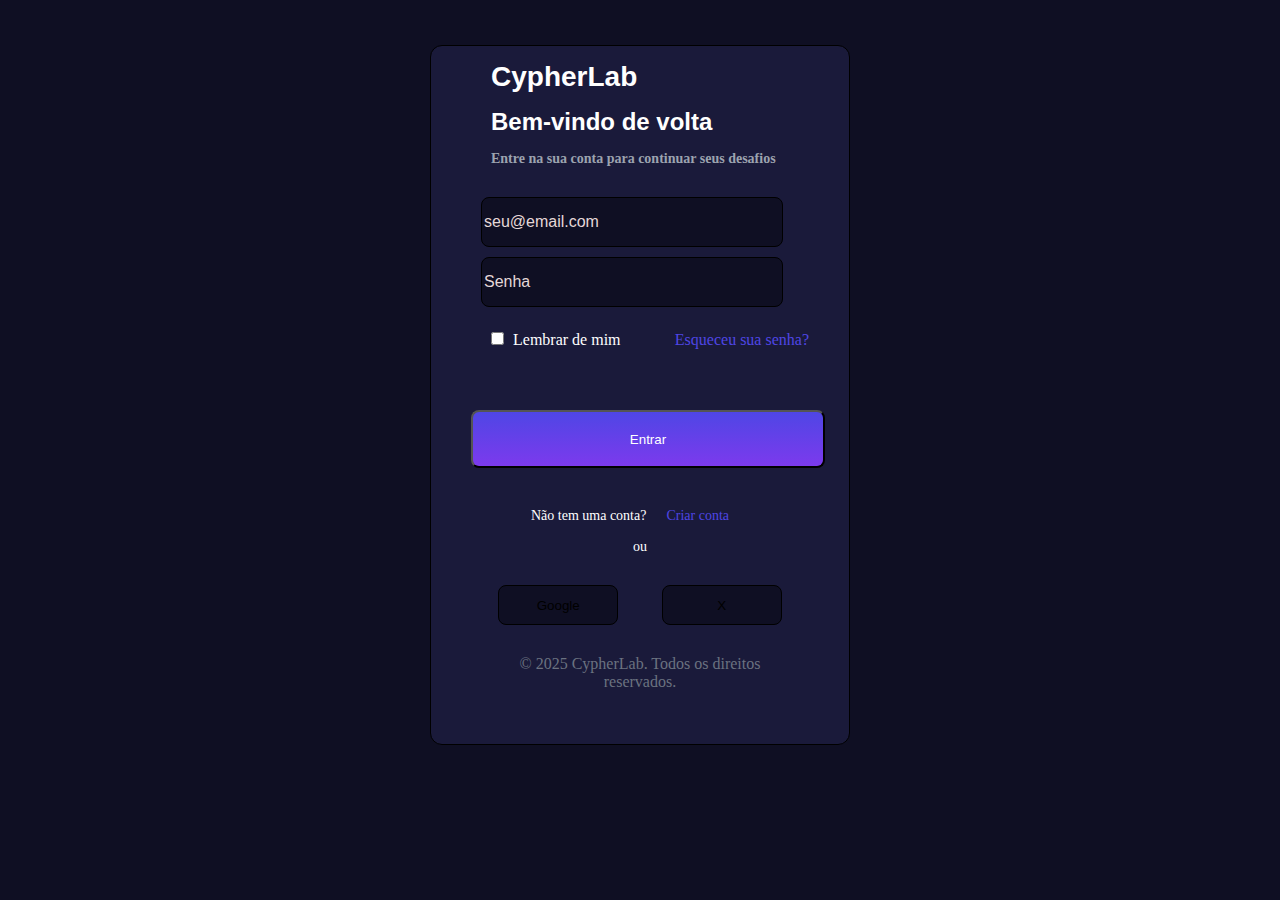
<file: index.html>
<!DOCTYPE html>
<html lang="pt-br">
<head>
    <meta charset="UTF-8">
    <meta name="viewport" content="width=device-width, initial-scale=1.0">
    <title>CypherLab</title>
    <link rel="stylesheet" href="styles.css">
</head>
<body>
    <main class="login-container">
        <form>
            <div class="head-box">
                <h1>CypherLab</h1>
                <h3>Bem-vindo de volta</h3>
                <h6>Entre na sua conta para continuar seus desafios</h6 >
            </div>

            <div class="input-box">
                <input placeholder = "seu@email.com" type="email" id="email">
            </div>

            <div class="input-box">
                <input placeholder="Senha" type="password" id="senha">
            </div>

            <div class="remember-forgot">
                <label>
                    <input type="checkbox">
                    Lembrar de mim
                </label>
                <a href="#">Esqueceu sua senha?</a>
            </div>

            <button class="login" type="submit">Entrar</button>
            <div class="register-link">

                <p>Não tem uma conta?<a href="#">Criar conta</a></p>
                <p>ou</p>
                <button type="submit">Google</button>
                <button type="submit">X</button>
            </div>
            <div class="version">
                <p>© 2025 CypherLab. Todos os direitos reservados.</p>
            </div>
        </form>
    </main>
</body>
</html>
</file>
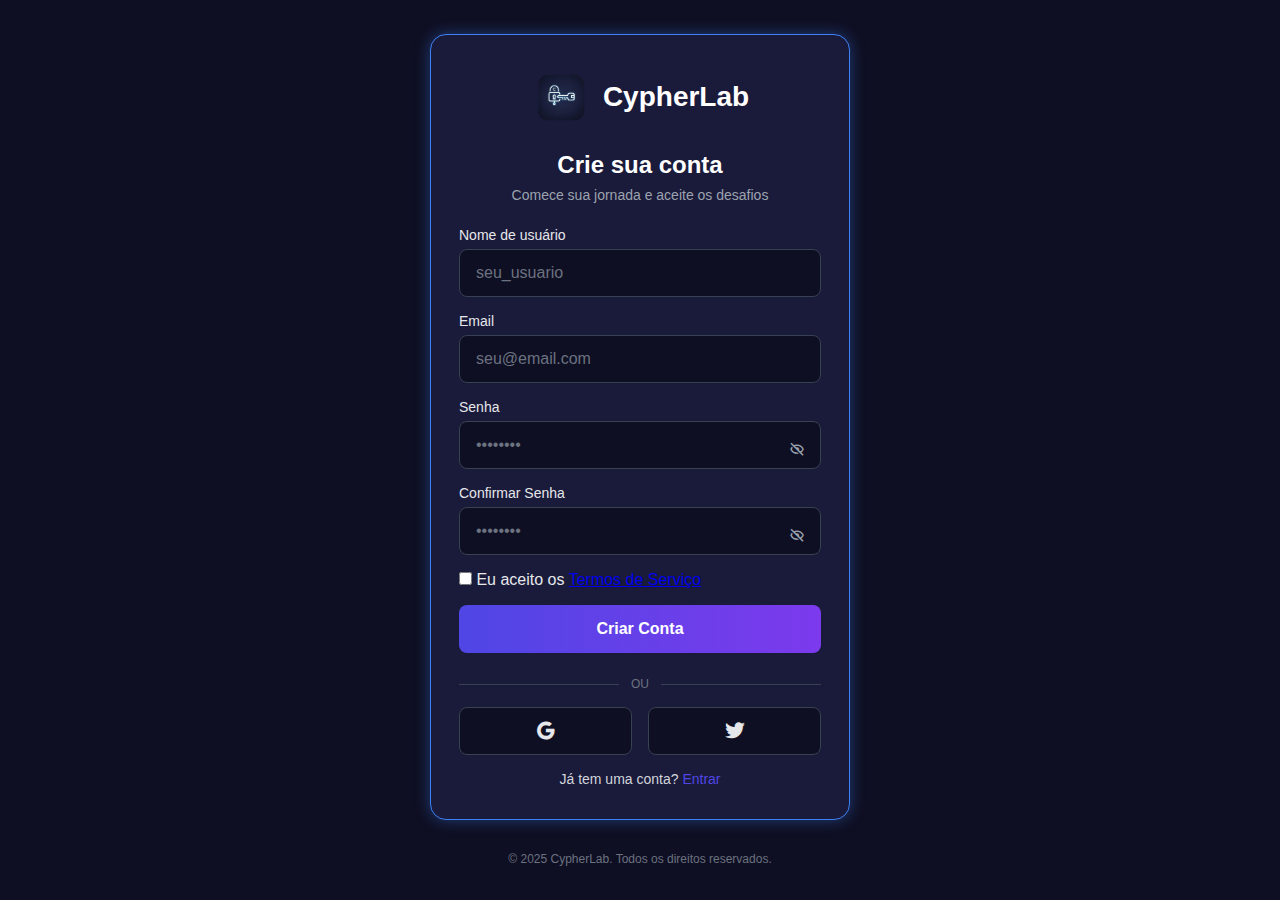
<file: cadastro.html>
<!DOCTYPE html>
<html lang="pt-BR">
<head>
    <meta charset="UTF-8">
    <meta name="viewport" content="width=device-width, initial-scale=1.0">
    <title>CypherLab - Cadastro</title>
    <link rel="stylesheet" href="style.css">
    <link href='https://unpkg.com/boxicons@2.1.4/css/boxicons.min.css' rel='stylesheet'>
</head>
<body>

    <div class="login-container">
        <header class="head-box">
            <div class="logo">
                <img src="app-icon.png" alt="CypherLab Icon"> <h1>CypherLab</h1>
            </div>
            <h2>Crie sua conta</h2>
            <p class="subtitle">Comece sua jornada e aceite os desafios</p>
        </header>

        <form action="#">
            <div class="input-box">
                <label for="username">Nome de usuário</label>
                <input type="text" id="username" placeholder="seu_usuario" required>
            </div>

            <div class="input-box">
                <label for="email">Email</label>
                <input type="email" id="email" placeholder="seu@email.com" required>
            </div>

            <div class="input-box">
                <label for="password">Senha</label>
                <input type="password" id="password" placeholder="••••••••" required>
                <i class='bx bx-hide eye-icon'></i>
            </div>

            <div class="input-box">
                <label for="confirm-password">Confirmar Senha</label>
                <input type="password" id="confirm-password" placeholder="••••••••" required>
                <i class='bx bx-hide eye-icon'></i>
            </div>

            <div class="terms-box">
                <label>
                    <input type="checkbox" required> Eu aceito os <a href="#">Termos de Serviço</a>
                </label>
            </div>

            <button type="submit" class="btn-login"><a href="login.html"></a>Criar Conta</button>
        </form>

        <div class="login-footer">
            <div class="divider">
                <span>OU</span>
            </div>
            
            <div class="social-buttons">
                <button class="btn-social">
                    <i class='bx bxl-google'></i>
                </button>
                <button class="btn-social">
                    <i class='bx bxl-twitter'></i>
                </button>
            </div>

            <div class="signup-link">
                <p>Já tem uma conta? <a href="index.html">Entrar</a></p>
            </div>
        </div>
    </div>

    <footer class="page-footer">
        <p>© 2025 CypherLab. Todos os direitos reservados.</p>
    </footer>

    <script src="script.js"></script>

</body>
</html>
</file>
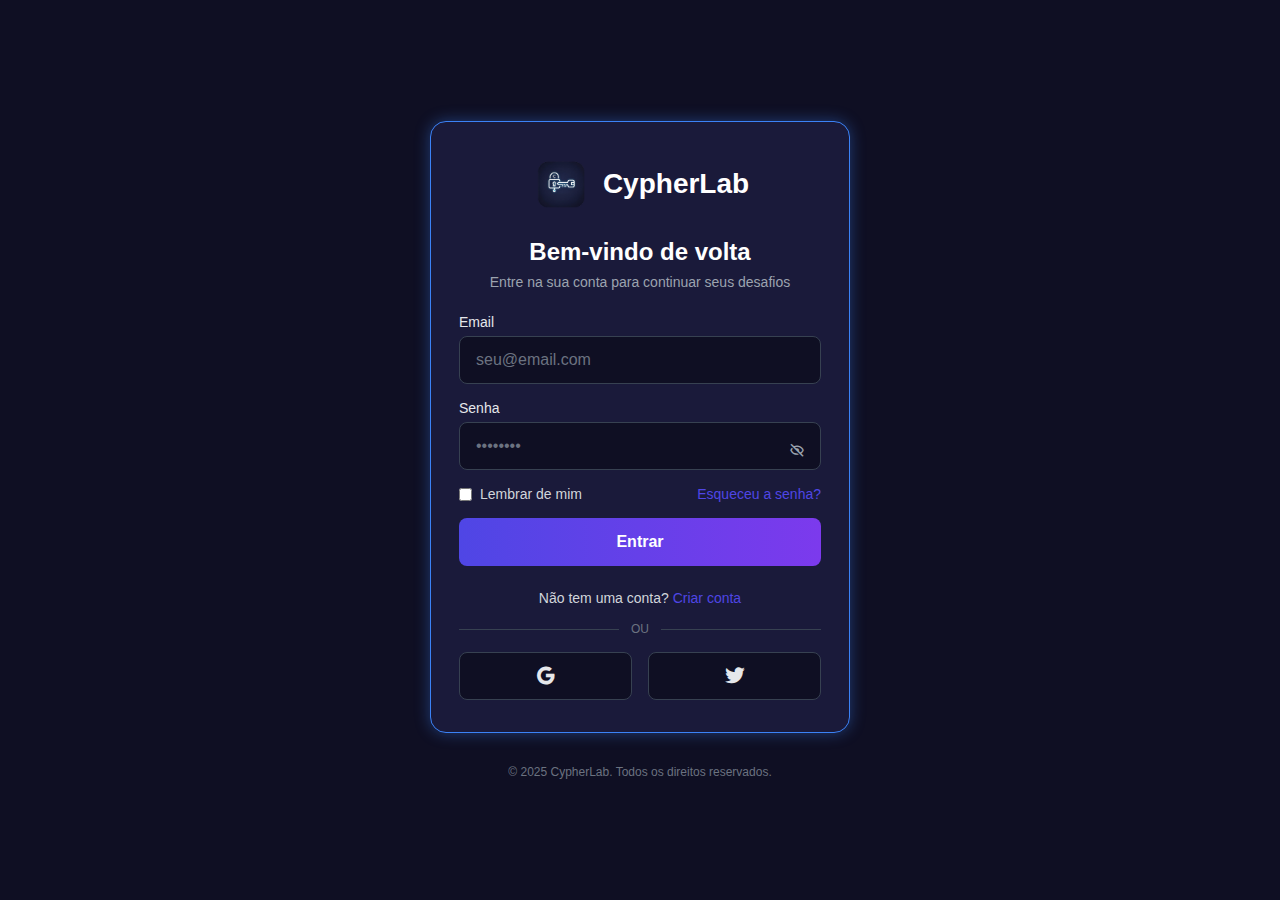
<file: login.html>
<!DOCTYPE html>
<html lang="pt-BR">
<head>
    <meta charset="UTF-8">
    <meta name="viewport" content="width=device-width, initial-scale=1.0">
    <title>CypherLab - Login</title>
    <link rel="stylesheet" href="style.css">
    <link href='https://unpkg.com/boxicons@2.1.4/css/boxicons.min.css' rel='stylesheet'>
</head>
<body>

    <div class="login-container">
        <header class="head-box">
            <div class="logo">
                <img src="app-icon.png" alt="CypherLab Icon">
                <h1>CypherLab</h1>
            </div>
            <h2>Bem-vindo de volta</h2>
            <p class="subtitle">Entre na sua conta para continuar seus desafios</p>
        </header>

        <form action="#">
            <div class="input-box">
                <label for="email">Email</label>
                <input type="email" id="email" placeholder="seu@email.com" required>
            </div>

            <div class="input-box">
                <label for="password">Senha</label>
                <input type="password" id="password" placeholder="••••••••" required>
                <i class='bx bx-hide eye-icon'></i>
            </div>

            <div class="remember-forgot">
                <label>
                    <input type="checkbox"> Lembrar de mim
                </label>
                <a href="#">Esqueceu a senha?</a>
            </div>

            <button type="submit" class="btn-login">Entrar</button>
        </form>

        <div class="login-footer">
            <div class="signup-link">
                <p>Não tem uma conta? <a href="cadastro.html">Criar conta</a></p>
            </div>

            <div class="divider">
                <span>OU</span>
            </div>
            
            <div class="social-buttons">
                <button class="btn-social">
                    <i class='bx bxl-google'></i>
                </button>
                <button class="btn-social">
                    <i class='bx bxl-twitter'></i>
                </button>
            </div>
        </div>
    </div>

    <footer class="page-footer">
        <p>© 2025 CypherLab. Todos os direitos reservados.</p>
    </footer>

    <script src="script.js"></script>

</body>
</html>
</file>
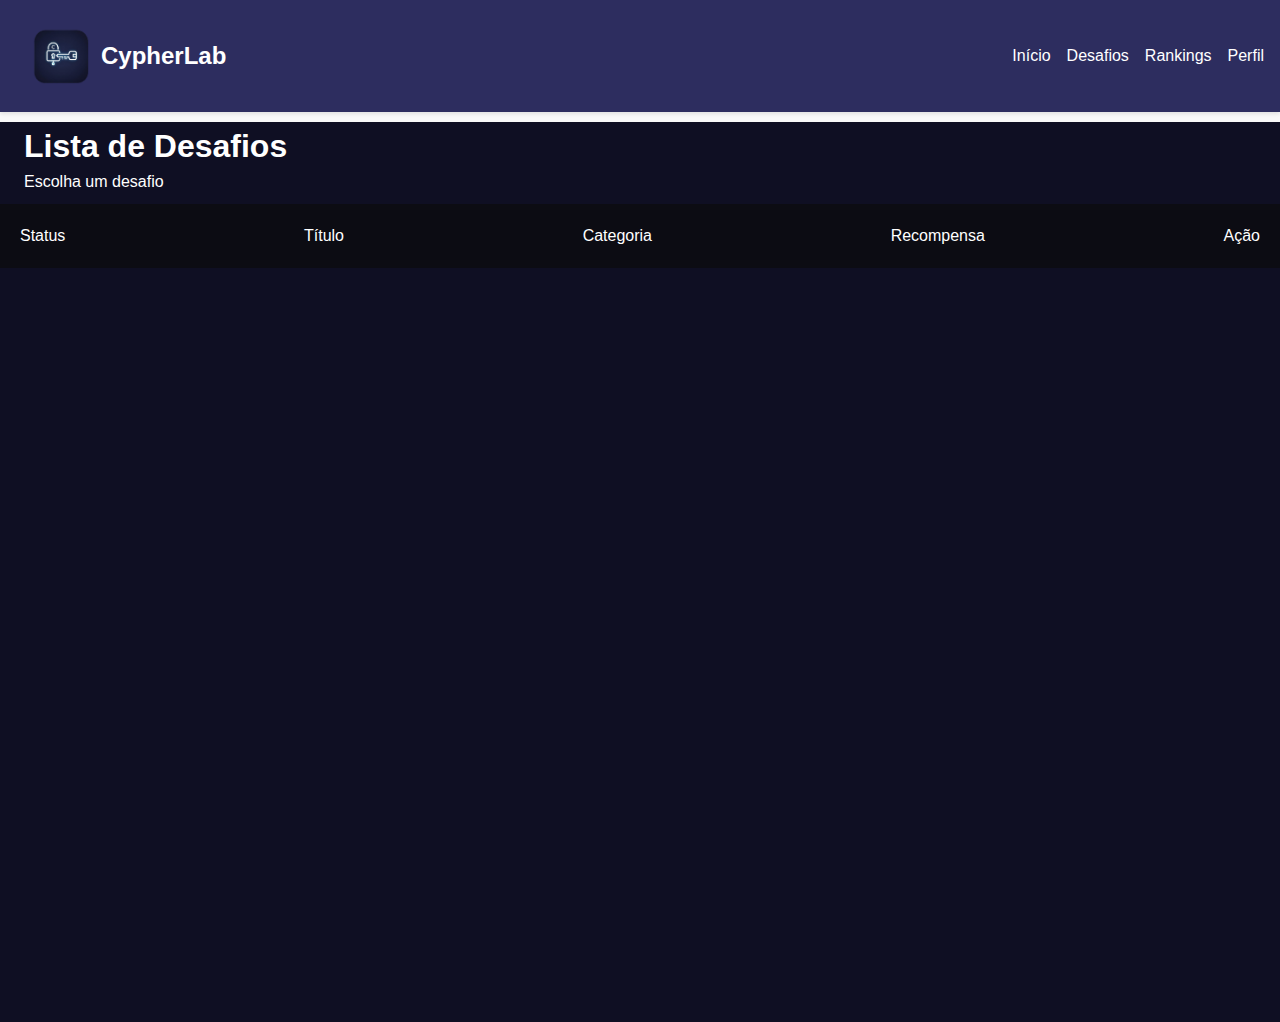
<file: pages/challengesList.html>
<!DOCTYPE html>
<html lang="pt-br">
<head>
    <meta charset="UTF-8">
    <meta name="viewport" content="width=device-width, initial-scale=1.0">
    <title>Document</title>
    <link rel="stylesheet" href="../assets/css/main.css">
    <link rel="stylesheet" href="../assets/css/components/header.css">
    <link rel="stylesheet" href="../assets/css/pages/challengesList.css">
</head>
<body>
     
    <header>
            <nav>
                <div class="logo">
                    <img src="../images/app-icon.png" alt="CypherLab Icon">
                    <span>CypherLab</span>
                </div>

                <ul class="nav-links">
                    <li><a href="*">Início</a></li>
                    <li><a href="*">Desafios</a></li>
                    <li><a href="*">Rankings</a></li>
                    <li><a href="*">Perfil</a></li>
                </ul>
            </nav>
        </header>
        <div class="challengesContainer">
            <div class="titleList">
                <h1>Lista de Desafios</h1>
                <p class="subtitleList">Escolha um desafio</p>
            </div>
            <div class="listContainer" id="listContainer">
                <div class="listHeader">
                    <p class="statusHeader">Status</p>
                    <p class="titleHeader">Título</p>
                    <p class="categoryHeader">Categoria</p>
                    <p class="rewardHeader">Recompensa</p>
                    <p class="actionHeader">Ação</p>
                </div>
                


        </div>


<script src="../assets/js/pages/challengesList.js" type="module"></script>
</body>
</html>
</file>
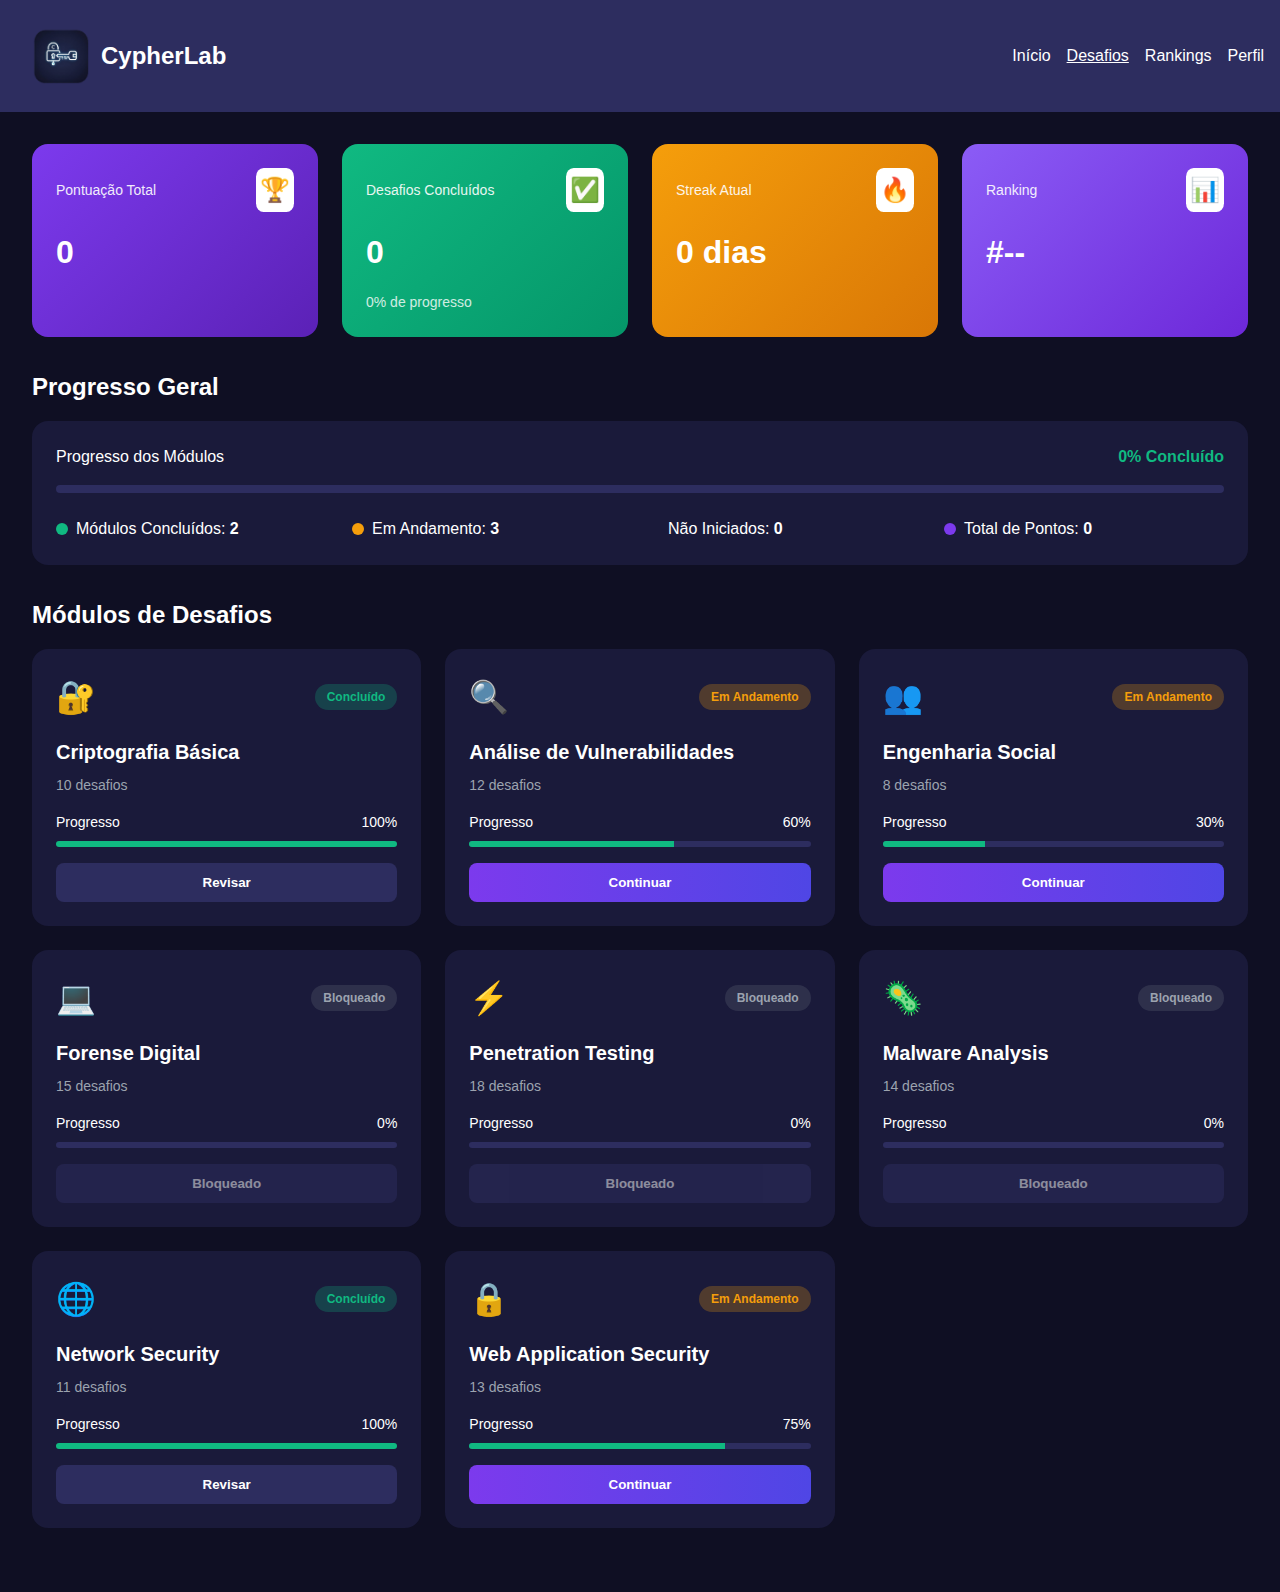
<file: pages/dashboard.html>
<!DOCTYPE html>
<html lang="en">
<head>
    <meta charset="UTF-8">
    <meta name="viewport" content="width=device-width, initial-scale=1.0">
    <title>Dashboard - CypherLab</title>
    <link rel="stylesheet" href="../assets/css/main.css">
    <link rel="stylesheet" href="../assets/css/components/header.css">
    <link rel="stylesheet" href="../assets/css/pages/dashboard.css">
</head>
<body>
    <div id="headerComponent"></div>

    <main>
        <!-- status cards -->
        <section class="statsContainer">
            <div class="statCard purple">
                <div class="statHeader">
                    <span class="statTitle">Pontuação Total</span>
                    <span class="statIcon">🏆</span>
                </div>
                <h2 class="statValue" id="totalPoints">0</h2>
                <!-- <p class="statSubtitle">+147 pontos hoje</p> -->
            </div>

            <div class="statCard green">
                <div class="statHeader">
                    <span class="statTitle">Desafios Concluídos</span>
                    <span class="statIcon">✅</span>
                </div>
                <h2 class="statValue" id="completedChallenges">0</h2>
                <p class="statSubtitle" id="progressText">0% de progresso</p>
            </div>

            <div class="statCard orange">
                <div class="statHeader">
                    <span class="statTitle">Streak Atual</span>
                    <span class="statIcon">🔥</span>
                </div>
                <h2 class="statValue" id="currentStreak">0 dias</h2>
                <!-- <p class="statSubtitle">Recorde: 18 dias</p> -->
            </div>

            <div class="statCard violet">
                <div class="statHeader">
                    <span class="statTitle">Ranking</span>
                    <span class="statIcon">📊</span>
                </div>
                <h2 class="statValue" id="ranking">#--</h2>
            </div>
        </section>

        <!-- seção progress  -->
        <section class="progressSection">
            <h2>Progresso Geral</h2>
            <div class="progressCard">
                <div class="progressHeader">
                    <span>Progresso dos Módulos</span>
                    <span class="progressPercentage" id="overallProgress">0% Concluído</span>
                </div>
                <div class="progressBar">
                    <div class="progressFill" id="progressFill" style="width: 0%"></div>
                </div>
                <div class="progressStats">
                    <div class="statItem">
                        <span class="statDot completed"></span>
                        <span>Módulos Concluídos: <strong id="modulesCompleted">0</strong></span>
                    </div>
                    <div class="statItem">
                        <span class="statDot inProgress"></span>
                        <span>Em Andamento: <strong id="modulesInProgress">0</strong></span>
                    </div>
                    <div class="statItem">
                        <span class="statDot notStarted"></span>
                        <span>Não Iniciados: <strong id="modulesNotStarted">0</strong></span>
                    </div>
                    <div class="statItem">
                        <span class="statDot total"></span>
                        <span>Total de Pontos: <strong id="totalPointsBottom">0</strong></span>
                    </div>
                </div>
            </div>
        </section>

        <!-- seção módulos -->
        <section class="modulesSection">
            <h2>Módulos de Desafios</h2>
            <div class="modulesContainer" id="modulesContainer">
                <!-- módulos aqui -->
            </div>
        </section>
    </main>

    <script src="../assets/js/script.js" type="module"></script>
    <script src="../assets/js/pages/dashboard.js" type="module"></script>
    <script src="../assets/js/components/header.js" type="module"></script>
</body>
</html>
</file>
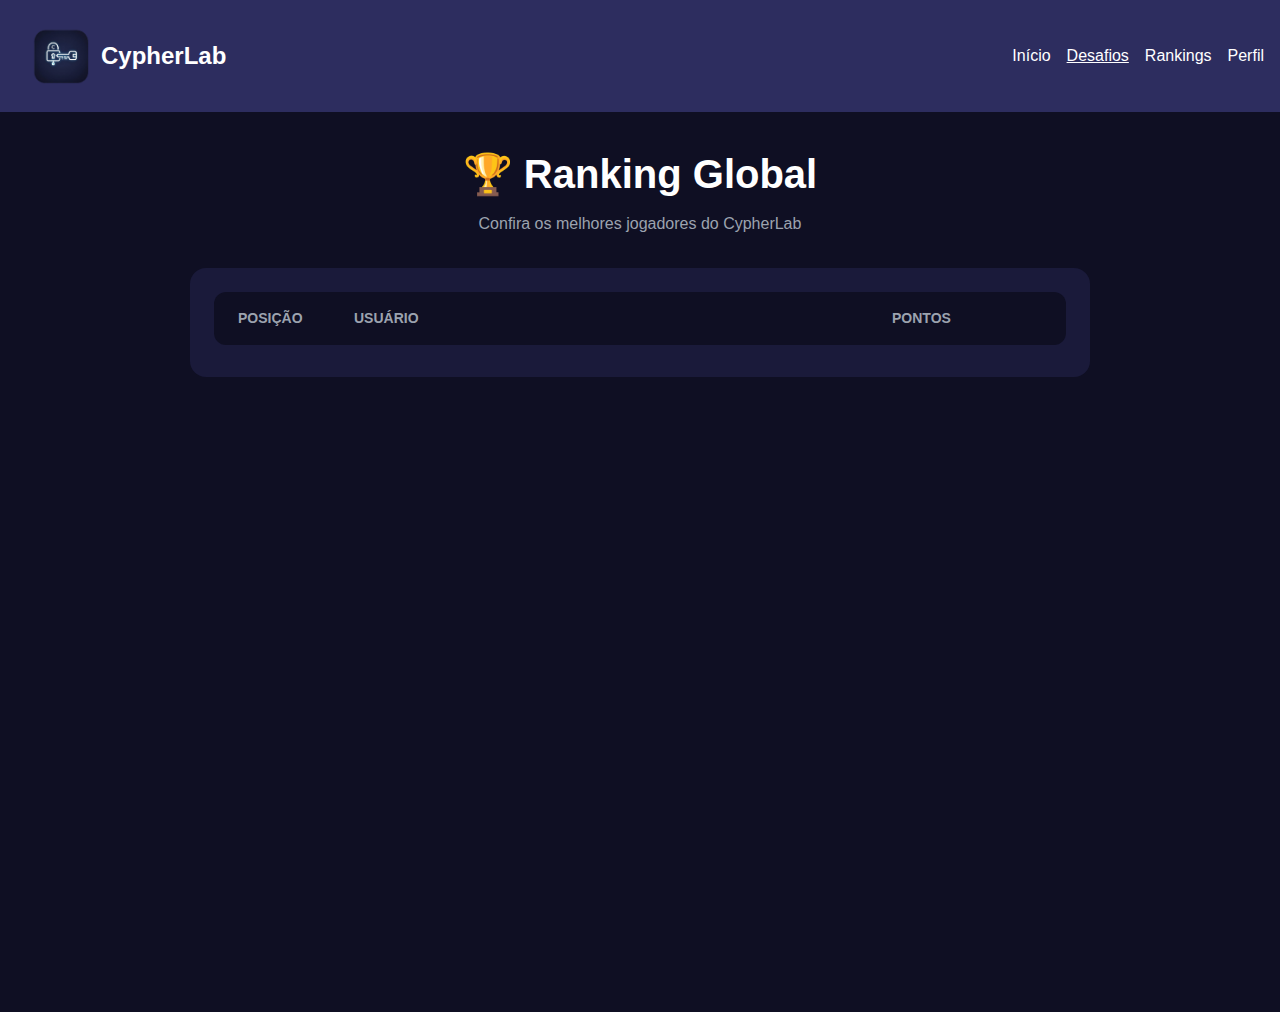
<file: pages/rankings.html>
<!DOCTYPE html>
<html lang="en">
<head>
    <meta charset="UTF-8">
    <meta name="viewport" content="width=device-width, initial-scale=1.0">
    <title>Rankings - CypherLab</title>
    <link rel="stylesheet" href="../assets/css/main.css">
    <link rel="stylesheet" href="../assets/css/components/header.css">
    <link rel="stylesheet" href="../assets/css/pages/rankings.css">
</head>
<body>
    <div id="headerComponent"></div>

    <main>
        <section class="rankingsSection">
            <div class="rankingsHeader">
                <h1>🏆 Ranking Global</h1>
                <p class="rankingsSubtitle">Confira os melhores jogadores do CypherLab</p>
            </div>

            <div class="rankingsContainer">
                <div class="rankingsTable">
                    <div class="tableHeader">
                        <span class="headerPosition">Posição</span>
                        <span class="headerUser">Usuário</span>
                        <span class="headerPoints">Pontos</span>
                    </div>
                    <div class="tableBody" id="rankingsTableBody">
                        <!-- Rankings serão renderizados aqui -->
                    </div>
                </div>
            </div>
        </section>
    </main>

    <script src="../assets/js/script.js" type="module"></script>
    <script src="../assets/js/pages/rankings.js" type="module"></script>
        <script src="../assets/js/components/header.js" type="module"></script>
</body>
</html>
</file>
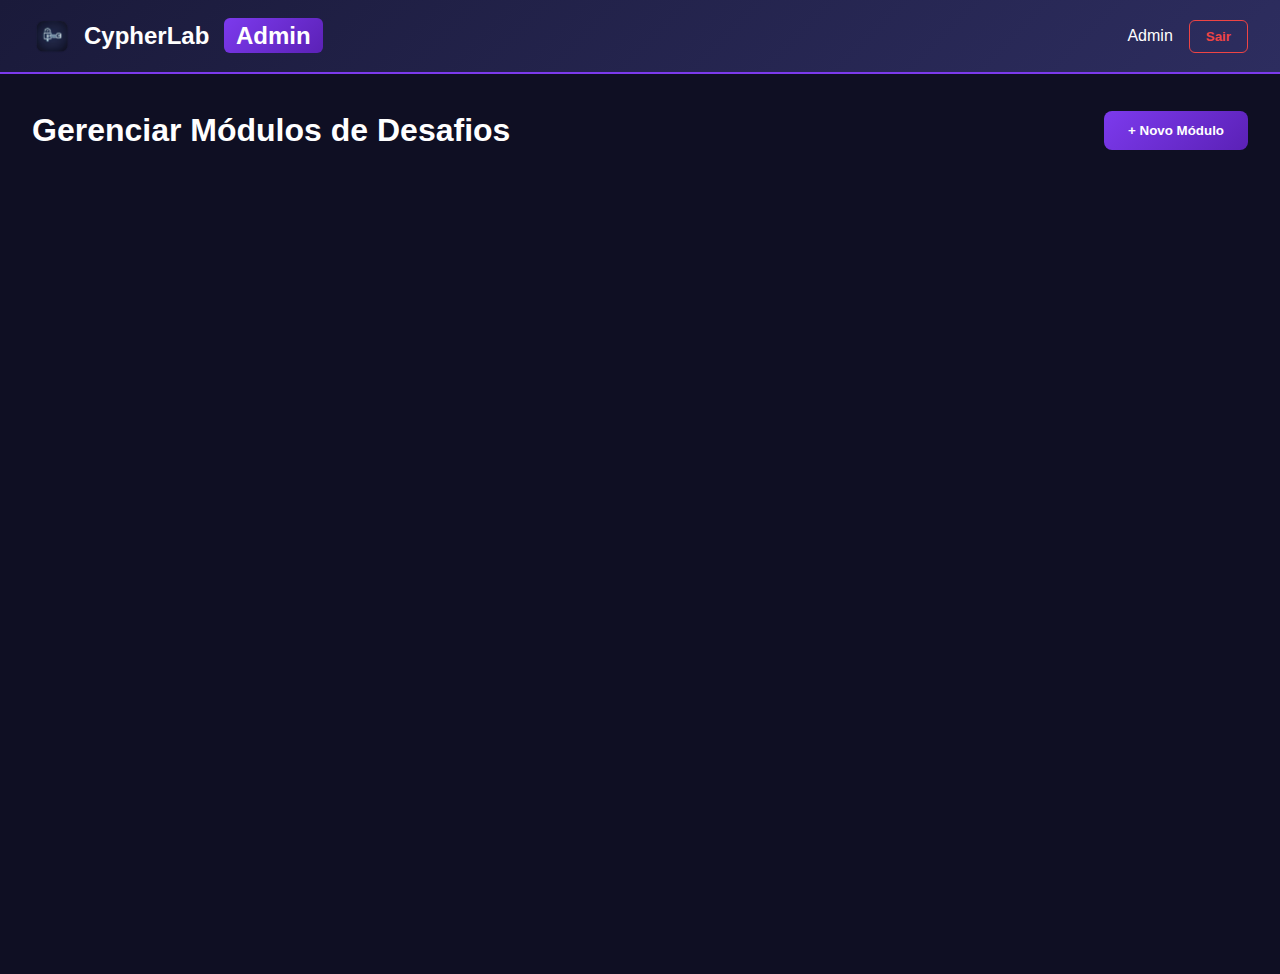
<file: pages/admin/challengeModuleAdmin.html>
<!DOCTYPE html>
<html lang="pt-br">
<head>
    <meta charset="UTF-8">
    <meta name="viewport" content="width=device-width, initial-scale=1.0">
    <title>Gerenciar Módulos - CypherLab Admin</title>
    <link rel="stylesheet" href="../../assets/css/main.css">
    <link rel="stylesheet" href="../../assets/css/components/headerAdmin.css">
    <link rel="stylesheet" href="../../assets/css/pages/challengeModuleAdmin.css">
</head>
<body>
    <div id="headerAdminComponent"></div>

    <main>
        <div class="adminHeader">
            <h1>Gerenciar Módulos de Desafios</h1>
            <button class="btnPrimary" id="btnNewModule">+ Novo Módulo</button>
        </div>

        <!-- mensagem de feedback -->
        <div id="messageBox" class="messageBox hidden"></div>

        <!-- formulário de criação/edição -->
        <div id="moduleFormContainer" class="formContainer hidden">
            <div class="formCard">
                <div class="formHeader">
                    <h2 id="formTitle">Novo Módulo</h2>
                    <button class="btnClose" id="btnCloseForm">✕</button>
                </div>
                <form id="moduleForm">
                    <div class="formGroup">
                        <label for="moduleTitle">Título do Módulo *</label>
                        <input 
                            type="text" 
                            id="moduleTitle" 
                            name="title" 
                            placeholder="Ex: Criptografia Básica" 
                            required
                        >
                    </div>
                    
                    <div class="formGroup">
                        <label for="moduleIcon">Ícone do Módulo *</label>
                        <div class="iconGrid" id="iconGrid">
                            <!-- ícones serão gerados dinamicamente -->
                        </div>
                        <input type="hidden" id="moduleIcon" name="icon" required>
                    </div>

                    <div class="formActions">
                        <button type="button" class="btnSecondary" id="btnCancelForm">Cancelar</button>
                        <button type="submit" class="btnPrimary" id="btnSubmitForm">Salvar</button>
                    </div>
                </form>
            </div>
        </div>

        <!-- lista de módulos -->
        <section class="modulesSection">
            <div class="modulesGrid" id="modulesGrid">
                <!-- módulos carregados dinamicamente -->
            </div>
        </section>
    </main>

    <!-- modal de confirmação -->
    <div id="confirmModal" class="modal hidden">
        <div class="modalContent">
            <h3>Confirmar Exclusão</h3>
            <p>Tem certeza que deseja excluir este módulo? Esta ação não pode ser desfeita.</p>
            <div class="modalActions">
                <button class="btnSecondary" id="btnCancelDelete">Cancelar</button>
                <button class="btnDanger" id="btnConfirmDelete">Excluir</button>
            </div>
        </div>
    </div>

    <script src="../../assets/js/components/headerAdmin.js"></script>
    <script src="../../assets/js/script.js" type="module"></script>
    <script src="../../assets/js/pages/challengeModuleAdmin.js" type="module"></script>
</body>
</html>
</file>
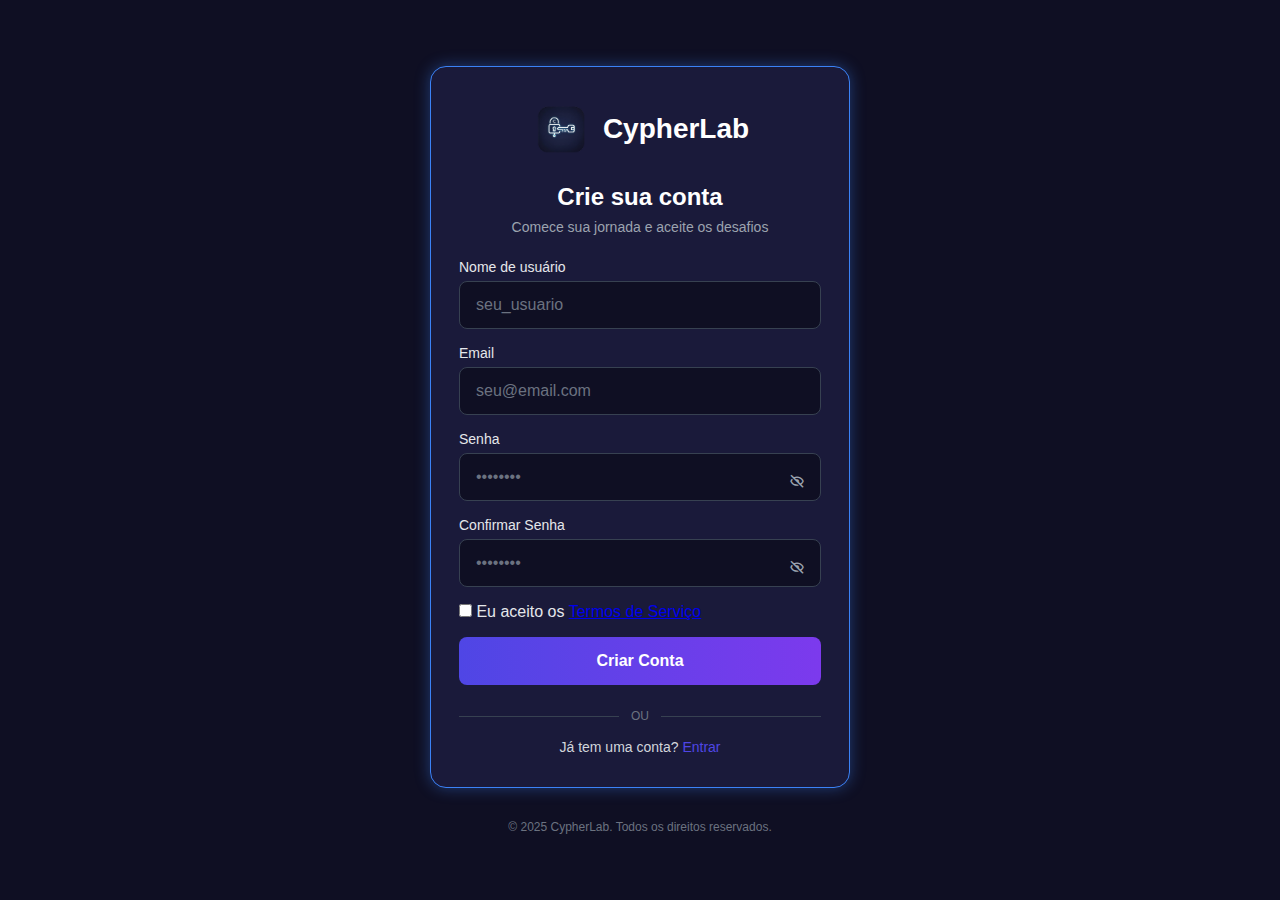
<file: pages/auth/cadastro.html>
<!DOCTYPE html>
<html lang="pt-BR">
<head>
    <meta charset="UTF-8">
    <meta name="viewport" content="width=device-width, initial-scale=1.0">
    <link rel="icon" type="image/png" href="../../images/app-icon.png">
    <title>CypherLab - Cadastro</title>
    <link rel="stylesheet" href="../../assets/css/pages/auth.css">
    <link href='https://unpkg.com/boxicons@2.1.4/css/boxicons.min.css' rel='stylesheet'>
</head>
<body>

    <div class="login-container">
        <header class="head-box">
            <div class="logo">
                <img src="../../images/app-icon.png" alt="CypherLab Icon"> <h1>CypherLab</h1>
            </div>
            <h2>Crie sua conta</h2>
            <p class="subtitle">Comece sua jornada e aceite os desafios</p>
        </header>

        <form action="#">
            <div class="input-box">
                <label for="N">Nome de usuário</label>
                <input type="text" id="username" placeholder="seu_usuario" required>
            </div>

            <div class="input-box">
                <label for="email">Email</label>
                <input type="email" id="email-cadastro" placeholder="seu@email.com" required>
            </div>

            <div class="input-box">
                <label for="password">Senha</label>
                <input type="password" id="senha-cadastro" placeholder="••••••••" required>
                <i class='bx bx-hide eye-icon'></i>
            </div>

            <div class="input-box">
                <label for="confirm-password">Confirmar Senha</label>
                <input type="password" id="confirm-password" placeholder="••••••••" required>
                <i class='bx bx-hide eye-icon'></i>
            </div>

            <div class="terms-box">
                <label>
                    <input type="checkbox" id="checkbox" required> Eu aceito os <a href="#">Termos de Serviço</a>
                </label>
            </div>

            <button type="submit" id="btn-cadastrar" class="btn-login"><a href="login.html"></a>Criar Conta</button>
        </form>

        <div class="login-footer">
            <div class="divider">
                <span>OU</span>
            </div>
            

            <div class="signup-link">
                <p>Já tem uma conta? <a href="login.html">Entrar</a></p>
            </div>
        </div>
    </div>

    <div id="terms-modal" class="modal-overlay">
    <div class="modal-content">
        <div class="modal-header">
            <h2>Termos de Serviço e Privacidade</h2>
            <span class="close-modal">&times;</span>
        </div>
        <div class="modal-body">
            <p>Bem-vindo ao CypherLab. Ao utilizar nossos serviços, você concorda com o seguinte:</p>
            <ul>
                <li><strong>Uso de Dados:</strong> Coletamos seu email e nome apenas para autenticação.</li>
                <li><strong>Responsabilidade:</strong> O usuário é responsável por manter sua senha segura.</li>
                <li><strong>Conduta:</strong> É proibido usar a plataforma para ataques maliciosos externos.</li>
                </ul>
            <p>Estes termos podem ser atualizados a qualquer momento.</p>
        </div>
        <div class="modal-footer">
            <button id="btn-accept-terms" class="btn-login" style="width: auto; padding: 0 20px;">Li e Aceito</button>
        </div>
    </div>
    </div>

    <footer class="page-footer">
        <p>© 2025 CypherLab. Todos os direitos reservados.</p>
    </footer>
    <script src="../../assets/js/pages/auth.js" type="module"></script>
    <!-- <script src="../../assets/js/script.js"></script> -->
</body>
</html>
</file>
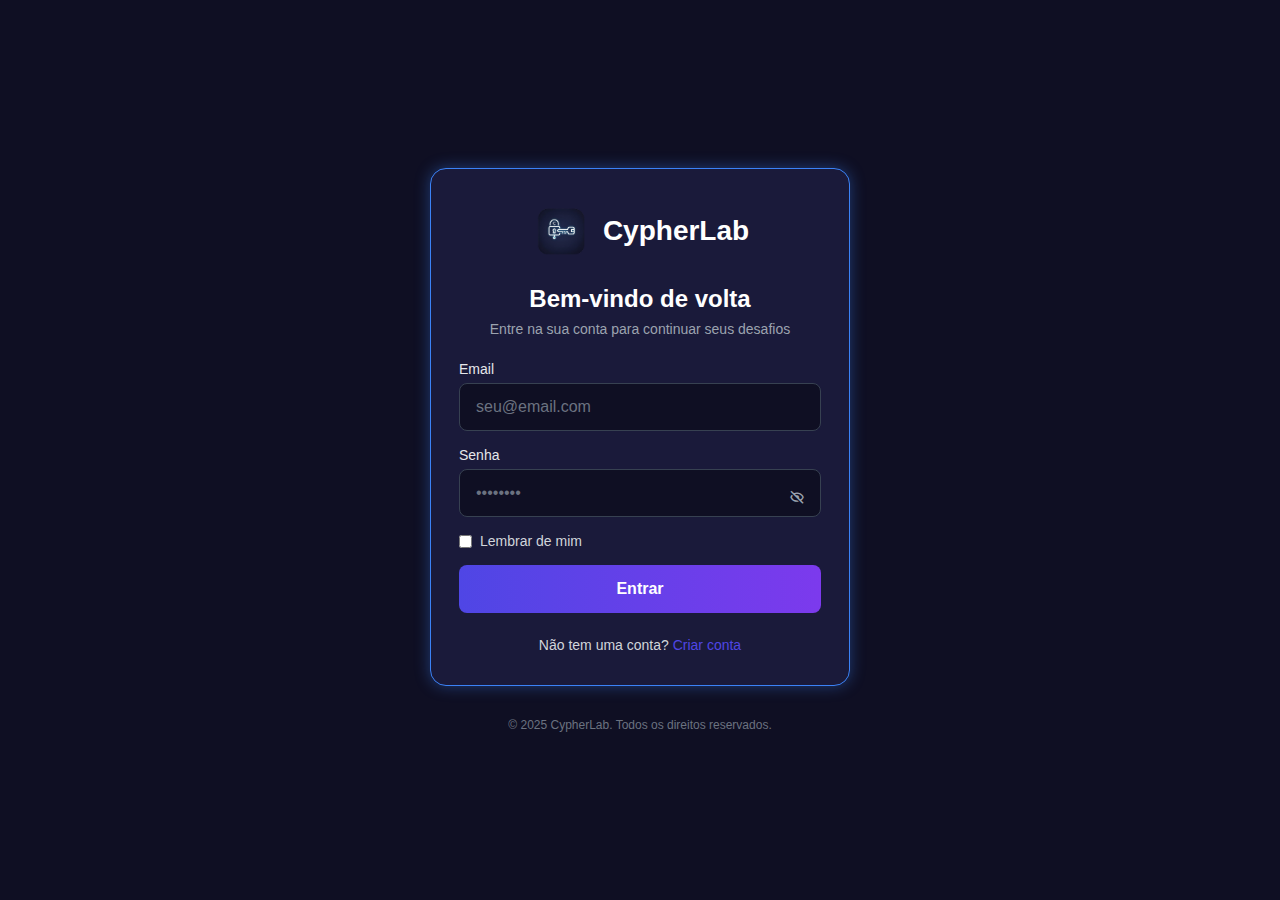
<file: pages/auth/login.html>
<!DOCTYPE html>
<html lang="pt-BR">
<head>
    <meta charset="UTF-8">
    <meta name="viewport" content="width=device-width, initial-scale=1.0">
    <title>CypherLab - Login</title>
    <link rel="stylesheet" href="../../assets/css/pages/auth.css">
    <link href='https://unpkg.com/boxicons@2.1.4/css/boxicons.min.css' rel='stylesheet'>
</head>
<body>

    <div class="login-container">
        <header class="head-box">
            <div class="logo">
                <img src="../../images/app-icon.png" alt="CypherLab Icon">
                <h1>CypherLab</h1>
            </div>
            <h2>Bem-vindo de volta</h2>
            <p class="subtitle">Entre na sua conta para continuar seus desafios</p>
        </header>

        <form action="#">
            <div class="input-box">
                <label for="email">Email</label>
                <input type="email" id="email-login" placeholder="seu@email.com" required>
            </div>

            <div class="input-box">
                <label for="password">Senha</label>
                <input type="password" id="senha-login" placeholder="••••••••" required>
                <i class='bx bx-hide eye-icon'></i>
            </div>

            <div class="remember-forgot">
                <label>
                    <input type="checkbox" id="remember-me"> Lembrar de mim
                </label>
                <!-- <a href="#">Esqueceu a senha?</a> -->
            </div>

            <button type="submit" class="btn-login" id="btn-login">Entrar</button>
        </form>

        <div class="login-footer">
            <div class="signup-link">
                <p>Não tem uma conta? <a href="cadastro.html">Criar conta</a></p>
            </div>

           
        </div>
    </div>

    <footer class="page-footer">
        <p>© 2025 CypherLab. Todos os direitos reservados.</p>
    </footer>

    
    <script src="../../assets/js/pages/auth.js" type="module"></script>
    <!-- <script src="../../assets/js/script.js"></script> -->
</body>
</html>
</file>
<file: styles.css>
*{
    margin: 15px 20px;
    box-sizing: border-box;
}

body{
    
    display: flex;
    justify-content: center;
    align-items: center;
    min-height: 10vh;
    background-color: rgba(15, 15, 35, 1);
    background-position: center;
}


.login-container{
    border:16;
    padding: 16;
    background-color: rgba(26, 26, 58, 1);
    width: 420px;
    height: 700px;
    top: 74px;
    left: 351px;
    border-radius: 12px;
    border: 1px solid;
}

.login-container h1{
    font-size: 28px;
    color:rgba(255, 255, 255, 1);
    font-family: Impact, Haettenschweiler, 'Arial Narrow Bold', sans-serif;

}
.login-container h3{
    font-size: 24px;
    color: white;
    font-family: Impact, Haettenschweiler, 'Arial Narrow Bold', sans-serif;
}
.login-container h6{
    font-size: 14px;
    color:rgba(156, 163, 175, 1);

}

.input-box{
    position: relative;
    width: 80%;
    height: 50px;
    margin: 10px 0 0 10px;
    color: white;
}
.input-box input{
    width: 100%;
    height: 100%;
    background-color: rgba(15, 15, 35, 1);
    border: 1px solid;
    border-radius: 8px;
    outline: none;
    font-size: 16px;
}
.input-box input::placeholder{
    color: rgba(229, 216, 216, 1);
}


.remember-forgot{
    align-items: baseline;
    display: flex;
    justify-content: space-between;
    margin: 10px 0px 15px;
    accent-color: white;

}
.remember-forgot label{
    color: white;
}
.remember-forgot label input{
    accent-color: white;
    margin-right: 5px;
    
}
.remember-forgot a{
    text-decoration: none;
    color: rgba(79, 70, 229, 1);
}
.remember-forgot a:houver{
    text-decoration:underline  ;
}

.login{
    width: 354px;
    height: 58px;
    margin: 20px;
    background-image: linear-gradient(rgba(79, 70, 229, 1),rgba(124, 58, 237, 1));
    border-radius: 8px;
    color: white;
    cursor: pointer;
}

.register-link{
    font-size: 14px;
    text-align: center;
    margin: 20px 0 15px;
}
.register-link a{
    text-decoration: none;
    color: rgba(79, 70, 229, 1);
}
.register-link a:houver{
    text-decoration:underline;
}
.register-link p{
    color: white;
}
.register-link button{
    background-color: rgba(15, 15, 35, 1);
    height: 40px;
    width: 120px;
    border: 1px solid;
    border-radius: 8px;
    cursor:pointer;
}

.version{
    text-align: center;
    color: rgba(107, 114, 128, 1);
}
</file>
<file: style.css>
* {
    margin: 0;
    padding: 0;
    box-sizing: border-box;
}

body {
    font-family: -apple-system, BlinkMacSystemFont, "Segoe UI", Roboto, Helvetica, Arial, sans-serif;
    background-color: #0F0F23; 
    color: #E5E7EB; 
    display: flex;
    flex-direction: column;
    justify-content: center;
    align-items: center;
    min-height: 100vh;
    padding: 20px;
}

.login-container {
    width: 100%;
    max-width: 420px;
    background-color: #1A1A3A; 
    padding: 32px 28px;
    border-radius: 16px;
    border: 1px solid #3B82F6;
    box-shadow: 0 0 15px rgba(59, 130, 246, 0.4);
    display: flex;
    flex-direction: column;
    gap: 24px; 
}

.head-box {
    text-align: center;
}

.logo {
    display: flex;
    align-items: center;
    justify-content: center;
    gap: 12px;
    margin-bottom: 24px;
}

.logo img {
    width: 60px;
    height: auto;
}

.logo h1 {
    font-size: 28px;
    font-weight: 600;
    color: #FFFFFF;
}

.head-box h2 {
    font-size: 24px;
    font-weight: 600;
    color: #FFFFFF;
    margin-bottom: 8px;
}

.head-box .subtitle {
    font-size: 14px;
    color: #9CA3AF; /* Cinza para o subtítulo */
}

/* --- FORMULÁRIO E INPUTS --- */
form {
    display: flex;
    flex-direction: column;
    gap: 16px;
}

.input-box {
    position: relative;
    display: flex;
    flex-direction: column;
    gap: 6px;
}

.input-box label {
    font-size: 14px;
    font-weight: 500;
    color: #E5E7EB;
}

.input-box input {
    width: 100%;
    height: 48px;
    background-color: #0F0F23;
    border: 1px solid #374151; 
    border-radius: 8px;
    padding: 0 16px;
    font-size: 16px;
    color: #FFFFFF;
    outline: none;
    transition: border-color 0.2s;
}

.input-box input:focus {
    border-color: #3B82F6; 
}

.input-box input::placeholder {
    color: #6B7280;
}

.input-box .eye-icon {
    position: absolute;
    top: 60%; 
    right: 16px;
    cursor: pointer;
    color: #9CA3AF;
}

.remember-forgot {
    display: flex;
    justify-content: space-between;
    align-items: center;
    font-size: 14px;
}

.remember-forgot label {
    display: flex;
    align-items: center;
    gap: 8px;
    color: #D1D5DB;
    cursor: pointer;
}

.remember-forgot input[type="checkbox"] {
    accent-color: #4F46E5;
}

.remember-forgot a {
    color: #4F46E5; 
    text-decoration: none;
    font-weight: 500;
}

.remember-forgot a:hover {
    text-decoration: underline;
}

.btn-login {
    width: 100%;
    height: 48px;
    border: none;
    border-radius: 8px;
    background-image: linear-gradient(to right, #4F46E5, #7C3AED);
    color: #FFFFFF;
    font-size: 16px;
    font-weight: 600;
    cursor: pointer;
    transition: opacity 0.2s;
}

.btn-login:hover {
    opacity: 0.9;
}

.login-footer {
    display: flex;
    flex-direction: column;
    align-items: center;
    gap: 16px;
}

.signup-link p,
.signup-link a {
    font-size: 14px;
    color: #D1D5DB;
    text-decoration: none;
}

.signup-link a {
    color: #4F46E5;
    font-weight: 500;
}

.signup-link a:hover {
    text-decoration: underline;
}

.divider {
    display: flex;
    align-items: center;
    width: 100%;
    text-align: center;
    color: #6B7280;
    font-size: 12px;
    gap: 12px;
}

.divider::before,
.divider::after {
    content: '';
    height: 1px;
    background-color: #374151;
    flex: 1;
}

.social-buttons {
    display: flex;
    justify-content: center;
    gap: 16px;
    width: 100%;
}

.btn-social {
    flex: 1;
    height: 48px;
    background-color: #0F0F23;
    border: 1px solid #374151;
    border-radius: 8px;
    color: #E5E7EB;
    font-size: 24px;
    cursor: pointer;
    display: flex;
    align-items: center;
    justify-content: center;
    transition: background-color 0.2s;
}

.btn-social:hover {
    background-color: #1F2937;
}

.page-footer {
    margin-top: 32px;
    text-align: center;
    font-size: 12px;
    color: #6B7280;
}
</file>
<file: assets/css/main.css>
* {
    margin: 0;
    padding: 0;
    box-sizing: border-box; 
}

body {
    font-family: 'Inter', sans-serif; 
    font-size: 16px; 
    line-height: 1.5; 
    color: #333; 
    background-color: #f9f9f9; 
}

ul, ol {
    list-style: none;
}

a {
    text-decoration: none;
    color: inherit; 
}

img {
    max-width: 100%;
    height: auto; 
    display: block;
}

table {
    border-collapse: collapse;
    width: 100%;
}
th, td {
    text-align: left;
    padding: 0.5rem;
}

button {
    background: none;
    border: none;
    cursor: pointer;
    color: #ccc;
}

/* Reset input fields */
input, textarea {
    border: 1px solid #ccc;
    padding: 0.5rem;
    font-family: inherit;
    font-size: inherit;
}
</file>
<file: assets/css/components/header.css>
header {
    background-color: #2D2D5F; 
    color: #ffffff;
    padding: 1rem;
    display: flex;
    justify-content: space-between;     
    align-items: center;    
    box-shadow: 0 2px 4px rgba(0, 0, 0, 0.1); 
}

nav {
    display: flex;
    gap: 1rem;
    justify-content: space-between;
    align-items: center;
    min-width:100%;
    margin: 0 5px;
    padding: 5px;
}

.logo {
    display: flex;
    align-items: center;
    gap: 5px;
}
.logo span {
    font-size: 24px;
    font-weight: bold;
    font-family: 'Inter', sans-serif;
}

.logo img {
    width: 70px;
}
nav ul {
    display: flex;
    gap: 1rem;
}
nav ul li:hover {
    text-decoration: underline;
}

.active {
    text-decoration: underline;
}

.btnLogout {
    background-color: #FF4B5C;
    color: white;
    padding: 8px 16px;
    text-align: center;
    text-decoration: none;
    font-size: 14px;
    border-radius: 4px;
    cursor: pointer;
    display: none;
}

.btnLogout .show {
    display: inline-block;
}

#headerAvatar {
    width: 40px;
    height: 40px;
    font-size: 18px;
    border-radius: 50%;
    background: linear-gradient(135deg, #7C3AED 0%, #5B21B6 100%);
    display: flex;
    align-items: center;
    justify-content: center;
    font-weight: bold;
    color: white;
    cursor: pointer;
}

.rightSide {
    display: flex;
    align-items: center;
    gap: 15px;
}
</file>
<file: assets/css/pages/challengesList.css>
.challengesContainer {
    background-color: #0F0F23; 
    color: white;
    min-height: 100vh;
}

.listContainer {
    display: flex;
    flex-direction: column;
    align-items: center;
}

.listHeader {
    display: flex;
    justify-content: space-between;
    gap: 30px;
    background-color: #0C0C13;
    padding: 20px;
    width: 100%;
}

.titleList {
  margin: 10px 24px;
}

.cardDiff {
    text-align: center  ;
    padding: 0 5px;
    border-radius: 10px;
    background-color: #36d3993d;
    color: #36D399;
}

.card {
    background-color: #0F0F23 ;
    color: rgb(255, 255, 255);
    display: flex;
    justify-content: space-between;
    width: 100%;
    border-bottom: #282834 2px solid;
    padding: 20px;
    border-radius: 10px;
    font-family: 'Inter', sans-serif;
}

.card:hover {
    box-shadow: 0 4px 8px rgba(0, 0, 0, 0.2);
    background-color: #0f0f23b0;
    cursor: pointer;

}

@media screen {
    
}
</file>
<file: assets/css/pages/dashboard.css>
main {
    padding: 2rem;
    background-color: #0F0F23;
    min-height: 100vh;
}

/* Stats Container */
.statsContainer {
    display: grid;
    grid-template-columns: repeat(auto-fit, minmax(250px, 1fr));
    gap: 1.5rem;
    margin-bottom: 2rem;
}

.statCard {
    padding: 1.5rem;
    border-radius: 16px;
    display: flex;
    flex-direction: column;
    gap: 0.5rem;
}

.statCard.purple {
    background: linear-gradient(135deg, #7C3AED 0%, #5B21B6 100%);
}

.statCard.green {
    background: linear-gradient(135deg, #10B981 0%, #059669 100%);
}

.statCard.orange {
    background: linear-gradient(135deg, #F59E0B 0%, #D97706 100%);
}

.statCard.violet {
    background: linear-gradient(135deg, #8B5CF6 0%, #6D28D9 100%);
}

.statHeader {
    display: flex;
    justify-content: space-between;
    align-items: center;
}

.statTitle {
    font-size: 0.875rem;
    opacity: 0.9;
    color: white;
}

.statIcon {
    font-size: 1.5rem;
    background-color: white;
    border-radius: 20%;
    padding: 0.25rem;
}

.statValue {
    font-size: 2rem;
    font-weight: bold;
    margin: 0.5rem 0;
    color: white;
}

.statSubtitle {
    font-size: 0.875rem;
    opacity: 0.8;
    color: white;
}

/* Progress Section */
.progressSection {
    margin-bottom: 2rem;
}

.progressSection h2,
.modulesSection h2 {
    font-size: 1.5rem;
    margin-bottom: 1rem;
    color: white;
}

.progressCard {
    background-color: #1A1A3A;
    border-radius: 16px;
    padding: 1.5rem;
}

.progressHeader {
    display: flex;
    justify-content: space-between;
    margin-bottom: 1rem;
    color: white;
}

.progressPercentage {
    color: #10B981;
    font-weight: 600;
}

.progressBar {
    width: 100%;
    height: 8px;
    background-color: #2D2D5F;
    border-radius: 4px;
    overflow: hidden;
    margin-bottom: 1.5rem;
}

.progressFill {
    height: 100%;
    background: linear-gradient(90deg, #7C3AED 0%, #10B981 100%);
    transition: width 0.3s ease;
}

.progressStats {
    display: grid;
    grid-template-columns: repeat(auto-fit, minmax(200px, 1fr));
    gap: 1rem;
}

.statItem {
    display: flex;
    align-items: center;
    gap: 0.5rem;
    color: white;
}

.statDot {
    width: 12px;
    height: 12px;
    border-radius: 50%;
}

.statDot.completed {
    background-color: #10B981;
}

.statDot.inProgress {
    background-color: #F59E0B;
}

.statDot.blocked {
    background-color: #6B7280;
}

.statDot.total {
    background-color: #7C3AED;
}

/* Modules Section */
.modulesSection {
    margin-bottom: 2rem;
}

.modulesContainer {
    display: grid;
    grid-template-columns: repeat(auto-fill, minmax(300px, 1fr));
    gap: 1.5rem;
}

.moduleCard {
    background-color: #1A1A3A;
    border-radius: 16px;
    padding: 1.5rem;
    transition: transform 0.2s;
}

.moduleCard:hover {
    transform: translateY(-4px);
}

.moduleHeader {
    display: flex;
    justify-content: space-between;
    align-items: center;
    margin-bottom: 1rem;
}

.moduleIcon {
    font-size: 2rem;
}

.moduleStatus {
    padding: 0.25rem 0.75rem;
    border-radius: 20px;
    font-size: 0.75rem;
    font-weight: 600;
}

.moduleStatus.completed {
    background-color: #10B98140;
    color: #10B981;
}

.moduleStatus.inProgress {
    background-color: #F59E0B40;
    color: #F59E0B;
}

.moduleStatus.locked {
    background-color: #6B728040;
    color: #9CA3AF;
}

.moduleTitle {
    font-size: 1.25rem;
    margin-bottom: 0.5rem;
    color: white;
}

.moduleSubtitle {
    color: #9CA3AF;
    font-size: 0.875rem;
    margin-bottom: 1rem;
}

.moduleProgress {
    margin-bottom: 1rem;
}

.moduleProgressText {
    display: flex;
    justify-content: space-between;
    margin-bottom: 0.5rem;
    font-size: 0.875rem;
    color: white;
}

.moduleProgressBar {
    width: 100%;
    height: 6px;
    background-color: #2D2D5F;
    border-radius: 3px;
    overflow: hidden;
}

.moduleProgressFill {
    height: 100%;
    background-color: #10B981;
    transition: width 0.3s ease;
}

.moduleButton {
    width: 100%;
    padding: 0.75rem;
    border-radius: 8px;
    font-weight: 600;
    cursor: pointer;
    transition: opacity 0.2s;
    border: none;
}

.moduleButton:hover:not(:disabled) {
    opacity: 0.9;
}

.moduleButton.primary {
    background: linear-gradient(90deg, #7C3AED 0%, #4F46E5 100%);
    color: white;
}

.moduleButton.secondary {
    background-color: #2D2D5F;
    color: white;
}

.moduleButton:disabled {
    opacity: 0.5;
    cursor: not-allowed;
}

@media (max-width: 768px) {
    main {
        padding: 1rem;
    }

    .statsContainer {
        grid-template-columns: 1fr;
    }

    .modulesContainer {
        grid-template-columns: 1fr;
    }
}

.leftSide img {
    width: 70px;        
    height: 70px;
    max-width: 100%;
    max-height: 100%;
    object-fit: contain; 
    display: inline-block;
    vertical-align: middle;
}




/* opção responsiva */
@media (max-width: 480px) {
    .leftSide img{
        width: 5px;
        height: 5px;
    }
}
</file>
<file: assets/css/pages/rankings.css>
main {
    padding: 2rem;
    background-color: #0F0F23;
    min-height: 100vh;
}

/* Rankings Section */
.rankingsSection {
    max-width: 900px;
    margin: 0 auto;
}

.rankingsHeader {
    text-align: center;
    margin-bottom: 2rem;
}

.rankingsHeader h1 {
    font-size: 2.5rem;
    margin-bottom: 0.5rem;
    color: white;
}

.rankingsSubtitle {
    font-size: 1rem;
    color: #9CA3AF;
}

/* Rankings Container */
.rankingsContainer {
    background-color: #1A1A3A;
    border-radius: 16px;
    padding: 1.5rem;
}

/* Table Styles */
.rankingsTable {
    display: flex;
    flex-direction: column;
    gap: 0.5rem;
}

.tableHeader {
    display: grid;
    grid-template-columns: 100px 1fr 150px;
    gap: 1rem;
    padding: 1rem 1.5rem;
    background-color: #0F0F23;
    border-radius: 12px;
    font-weight: 600;
    color: #9CA3AF;
    font-size: 0.875rem;
    text-transform: uppercase;
}

.tableBody {
    display: flex;
    flex-direction: column;
    gap: 0.5rem;
}

.rankingRow {
    display: grid;
    grid-template-columns: 100px 1fr 150px;
    gap: 1rem;
    padding: 1.25rem 1.5rem;
    background-color: #2A2A4A;
    border-radius: 12px;
    align-items: center;
    transition: transform 0.2s, box-shadow 0.2s;
}

.rankingRow:hover {
    transform: translateY(-2px);
    box-shadow: 0 4px 12px rgba(124, 58, 237, 0.3);
}

/* Posição */
.rankingPosition {
    display: flex;
    align-items: center;
    gap: 0.75rem;
    font-weight: bold;
    font-size: 1.25rem;
    color: white;
}

.positionBadge {
    width: 40px;
    height: 40px;
    border-radius: 50%;
    display: flex;
    align-items: center;
    justify-content: center;
    font-weight: bold;
    font-size: 1rem;
}

.positionBadge.gold {
    background: linear-gradient(135deg, #FFD700 0%, #FFA500 100%);
    color: #1A1A3A;
}

.positionBadge.silver {
    background: linear-gradient(135deg, #C0C0C0 0%, #A8A8A8 100%);
    color: #1A1A3A;
}

.positionBadge.bronze {
    background: linear-gradient(135deg, #CD7F32 0%, #B87333 100%);
    color: #1A1A3A;
}

.positionBadge.default {
    background-color: #3A3A5A;
    color: white;
}

/* Usuário */
.rankingUser {
    display: flex;
    align-items: center;
    gap: 1rem;
}

.userAvatar {
    width: 40px;
    height: 40px;
    border-radius: 50%;
    background: linear-gradient(135deg, #7C3AED 0%, #5B21B6 100%);
    display: flex;
    align-items: center;
    justify-content: center;
    font-size: 1.25rem;
    color: white;
    font-weight: bold;
}

.userEmail {
    color: white;
    font-size: 1rem;
}

/* Pontos */
.rankingPoints {
    display: flex;
    align-items: center;
    gap: 0.5rem;
    justify-content: flex-end;
}

.pointsBadge {
    background: linear-gradient(135deg, #7C3AED 0%, #5B21B6 100%);
    color: white;
    padding: 0.5rem 1rem;
    border-radius: 20px;
    font-weight: bold;
    font-size: 1rem;
}

/* Loading State */
.loadingState {
    text-align: center;
    padding: 3rem;
    color: #9CA3AF;
}

.loadingState .spinner {
    width: 40px;
    height: 40px;
    border: 4px solid #2A2A4A;
    border-top-color: #7C3AED;
    border-radius: 50%;
    animation: spin 1s linear infinite;
    margin: 0 auto 1rem;
}

@keyframes spin {
    to { transform: rotate(360deg); }
}

/* Empty State */
.emptyState {
    text-align: center;
    padding: 3rem;
    color: #9CA3AF;
}

.emptyState .emptyIcon {
    font-size: 3rem;
    margin-bottom: 1rem;
}

/* Responsive */
@media (max-width: 768px) {
    .tableHeader,
    .rankingRow {
        grid-template-columns: 80px 1fr 100px;
        gap: 0.5rem;
        padding: 1rem;
    }

    .rankingsHeader h1 {
        font-size: 2rem;
    }

    .userEmail {
        font-size: 0.875rem;
    }

    .pointsBadge {
        padding: 0.375rem 0.75rem;
        font-size: 0.875rem;
    }
}
</file>
<file: assets/css/components/headerAdmin.css>
.adminHeaderBar {
    background: linear-gradient(135deg, #1A1A3A 0%, #2D2D5F 100%);
    border-bottom: 2px solid #7C3AED;
    padding: 0;
}

.adminHeaderBar nav {
    display: flex;
    justify-content: space-between;
    align-items: center;
    padding: 1rem 2rem;
    max-width: 100%;
}

.adminHeaderBar .logo {
    display: flex;
    align-items: center;
    gap: 0.75rem;
}

.adminHeaderBar .logo img {
    width: 40px;
    height: 40px;
}

.adminHeaderBar .logo span {
    font-size: 1.5rem;
    font-weight: bold;
    color: white;
}

.adminBadge {
    background: linear-gradient(135deg, #7C3AED 0%, #5B21B6 100%);
    padding: 0.25rem 0.75rem;
    border-radius: 6px;
    font-size: 0.875rem;
    font-weight: 600;
    margin-left: 0.5rem;
}

.adminHeaderBar .user-info {
    display: flex;
    align-items: center;
    gap: 1rem;
}

.adminHeaderBar .user-info span {
    color: white;
    font-weight: 500;
}

.adminHeaderBar .btnLogout {
    background-color: transparent;
    border: 1px solid #EF4444;
    color: #EF4444;
    padding: 0.5rem 1rem;
    border-radius: 6px;
    font-weight: 600;
    cursor: pointer;
    transition: background-color 0.2s, color 0.2s;
}

.adminHeaderBar .btnLogout:hover {
    background-color: #EF4444;
    color: white;
}

/* Responsividade */
@media (max-width: 768px) {
    .adminHeaderBar nav {
        flex-direction: column;
        gap: 1rem;
    }

    .adminHeaderBar .user-info {
        width: 100%;
        justify-content: center;
    }
}
</file>
<file: assets/css/pages/challengeModuleAdmin.css>
main {
    padding: 2rem;
    background-color: #0F0F23;
    min-height: 100vh;
}

.adminHeader {
    display: flex;
    justify-content: space-between;
    align-items: center;
    margin-bottom: 2rem;
}

.adminHeader h1 {
    font-size: 2rem;
    color: white;
    font-weight: bold;
}

/* Botões */
.btnPrimary {
    background: linear-gradient(135deg, #7C3AED 0%, #5B21B6 100%);
    color: white;
    padding: 0.75rem 1.5rem;
    border: none;
    border-radius: 8px;
    font-weight: 600;
    cursor: pointer;
    transition: transform 0.2s, box-shadow 0.2s;
}

.btnPrimary:hover {
    transform: translateY(-2px);
    box-shadow: 0 4px 12px rgba(124, 58, 237, 0.4);
}

.btnSecondary {
    background-color: #2D2D5F;
    color: white;
    padding: 0.75rem 1.5rem;
    border: none;
    border-radius: 8px;
    font-weight: 600;
    cursor: pointer;
    transition: background-color 0.2s;
}

.btnSecondary:hover {
    background-color: #3D3D7F;
}

.btnDanger {
    background: linear-gradient(135deg, #EF4444 0%, #DC2626 100%);
    color: white;
    padding: 0.75rem 1.5rem;
    border: none;
    border-radius: 8px;
    font-weight: 600;
    cursor: pointer;
    transition: transform 0.2s, box-shadow 0.2s;
}

.btnDanger:hover {
    transform: translateY(-2px);
    box-shadow: 0 4px 12px rgba(239, 68, 68, 0.4);
}

.btnIcon {
    background: transparent;
    border: none;
    cursor: pointer;
    padding: 0.5rem;
    border-radius: 6px;
    transition: background-color 0.2s;
    display: flex;
    align-items: center;
    justify-content: center;
}

.btnIcon:hover {
    background-color: rgba(255, 255, 255, 0.1);
}

.btnEdit svg {
    color: #10B981;
}

.btnDelete svg {
    color: #EF4444;
}

.btnClose {
    background: transparent;
    border: none;
    color: white;
    font-size: 1.5rem;
    cursor: pointer;
    padding: 0.5rem;
    line-height: 1;
}

/* Mensagem de feedback */
.messageBox {
    padding: 1rem 1.5rem;
    border-radius: 8px;
    margin-bottom: 1.5rem;
    font-weight: 500;
    animation: slideDown 0.3s ease;
}

.messageBox.success {
    background-color: #10B981;
    color: white;
}

.messageBox.error {
    background-color: #EF4444;
    color: white;
}

.messageBox.hidden {
    display: none;
}

@keyframes slideDown {
    from {
        opacity: 0;
        transform: translateY(-10px);
    }
    to {
        opacity: 1;
        transform: translateY(0);
    }
}

/* Formulário */
.formContainer {
    position: fixed;
    top: 0;
    left: 0;
    right: 0;
    bottom: 0;
    background-color: rgba(0, 0, 0, 0.7);
    display: flex;
    align-items: center;
    justify-content: center;
    z-index: 1000;
    animation: fadeIn 0.2s ease;
}

.formContainer.hidden {
    display: none;
}

.formCard {
    background-color: #1A1A3A;
    border-radius: 16px;
    padding: 2rem;
    width: 100%;
    max-width: 500px;
    animation: scaleIn 0.2s ease;
}

.formHeader {
    display: flex;
    justify-content: space-between;
    align-items: center;
    margin-bottom: 1.5rem;
}

.formHeader h2 {
    color: white;
    font-size: 1.5rem;
    font-weight: bold;
}

.formGroup {
    margin-bottom: 1.5rem;
}

.formGroup label {
    display: block;
    color: white;
    margin-bottom: 0.5rem;
    font-weight: 500;
}

.formGroup input,
.formGroup textarea {
    width: 100%;
    padding: 0.75rem;
    background-color: #2D2D5F;
    border: 1px solid #3D3D7F;
    border-radius: 8px;
    color: white;
    font-size: 1rem;
}

.formGroup input:focus,
.formGroup textarea:focus {
    outline: none;
    border-color: #7C3AED;
}

.formGroup textarea {
    min-height: 100px;
    resize: vertical;
}

.formActions {
    display: flex;
    gap: 1rem;
    justify-content: flex-end;
}

/* Grid de ícones */
.iconGrid {
    display: grid;
    grid-template-columns: repeat(8, 1fr);
    gap: 0.5rem;
    margin-top: 0.5rem;
}

.iconOption {
    aspect-ratio: 1;
    display: flex;
    align-items: center;
    justify-content: center;
    background-color: #2D2D5F;
    border: 2px solid #3D3D7F;
    border-radius: 8px;
    cursor: pointer;
    transition: all 0.2s;
}

.iconOption:hover {
    background-color: #3D3D7F;
    border-color: #7C3AED;
    transform: scale(1.1);
}

.iconOption.selected {
    background-color: #7C3AED;
    border-color: #7C3AED;
    transform: scale(1.1);
}

.iconEmoji {
    font-size: 1.5rem;
}

/* Grid de módulos */
.modulesSection {
    margin-top: 2rem;
}

.modulesGrid {
    display: grid;
    grid-template-columns: repeat(auto-fill, minmax(300px, 1fr));
    gap: 1.5rem;
}

.moduleCard {
    background-color: #1A1A3A;
    border-radius: 12px;
    padding: 1.5rem;
    transition: transform 0.2s, box-shadow 0.2s;
}

.moduleCard:hover {
    transform: translateY(-4px);
    box-shadow: 0 8px 16px rgba(124, 58, 237, 0.2);
}

.moduleCardHeader {
    display: flex;
    justify-content: space-between;
    align-items: flex-start;
    margin-bottom: 1rem;
}

.moduleCardTitleRow {
    display: flex;
    align-items: center;
    gap: 0.75rem;
    flex: 1;
}

.moduleCardIcon {
    font-size: 2rem;
    flex-shrink: 0;
}

.moduleCardTitle {
    color: white;
    font-size: 1.25rem;
    font-weight: bold;
    flex: 1;
}

.moduleActions {
    display: flex;
    gap: 0.5rem;
}

.moduleCardInfo {
    display: flex;
    flex-direction: column;
    gap: 0.5rem;
    margin-bottom: 1rem;
}

.moduleId {
    color: #9CA3AF;
    font-size: 0.875rem;
}

.btnViewChallenges {
    width: 100%;
    background: linear-gradient(135deg, #10B981 0%, #059669 100%);
    color: white;
    padding: 0.75rem 1rem;
    border: none;
    border-radius: 8px;
    font-weight: 600;
    cursor: pointer;
    transition: transform 0.2s, box-shadow 0.2s;
    display: flex;
    align-items: center;
    justify-content: center;
    gap: 0.5rem;
}

.btnViewChallenges:hover {
    transform: translateY(-2px);
    box-shadow: 0 4px 12px rgba(16, 185, 129, 0.4);
}

/* Estado vazio */
.emptyState {
    grid-column: 1 / -1;
    text-align: center;
    padding: 4rem 2rem;
    color: #9CA3AF;
}

.emptyIcon {
    font-size: 4rem;
    display: block;
    margin-bottom: 1rem;
}

.emptyState p {
    font-size: 1.25rem;
    margin-bottom: 0.5rem;
}

.emptySubtext {
    font-size: 1rem;
    opacity: 0.7;
}

/* Modal */
.modal {
    position: fixed;
    top: 0;
    left: 0;
    right: 0;
    bottom: 0;
    background-color: rgba(0, 0, 0, 0.7);
    display: flex;
    align-items: center;
    justify-content: center;
    z-index: 1000;
    animation: fadeIn 0.2s ease;
}

.modal.hidden {
    display: none;
}

.modalContent {
    background-color: #1A1A3A;
    border-radius: 16px;
    padding: 2rem;
    width: 100%;
    max-width: 400px;
    animation: scaleIn 0.2s ease;
}

.modalContent h3 {
    color: white;
    font-size: 1.5rem;
    margin-bottom: 1rem;
}

.modalContent p {
    color: #9CA3AF;
    margin-bottom: 1.5rem;
    line-height: 1.6;
}

.modalActions {
    display: flex;
    gap: 1rem;
    justify-content: flex-end;
}

/* Animações */
@keyframes fadeIn {
    from {
        opacity: 0;
    }
    to {
        opacity: 1;
    }
}

@keyframes scaleIn {
    from {
        opacity: 0;
        transform: scale(0.9);
    }
    to {
        opacity: 1;
        transform: scale(1);
    }
}

/* Responsividade */
@media (max-width: 768px) {
    .adminHeader {
        flex-direction: column;
        align-items: flex-start;
        gap: 1rem;
    }

    .adminHeader h1 {
        font-size: 1.5rem;
    }

    .modulesGrid {
        grid-template-columns: 1fr;
    }

    .formCard {
        margin: 1rem;
        max-width: calc(100% - 2rem);
    }
}
</file>
<file: assets/css/pages/auth.css>
* {
    margin: 0;
    padding: 0;
    box-sizing: border-box;
}

body {
    font-family: -apple-system, BlinkMacSystemFont, "Segoe UI", Roboto, Helvetica, Arial, sans-serif;
    background-color: #0F0F23; 
    color: #E5E7EB; 
    display: flex;
    flex-direction: column;
    justify-content: center;
    align-items: center;
    min-height: 100vh;
    padding: 20px;
}

.login-container {
    width: 100%;
    max-width: 420px;
    background-color: #1A1A3A; 
    padding: 32px 28px;
    border-radius: 16px;
    border: 1px solid #3B82F6;
    box-shadow: 0 0 15px rgba(59, 130, 246, 0.4);
    display: flex;
    flex-direction: column;
    gap: 24px; 
}

.head-box {
    text-align: center;
}

.logo {
    display: flex;
    align-items: center;
    justify-content: center;
    gap: 12px;
    margin-bottom: 24px;
}

.logo img {
    width: 60px;
    height: auto;
}

.logo h1 {
    font-size: 28px;
    font-weight: 600;
    color: #FFFFFF;
}

.head-box h2 {
    font-size: 24px;
    font-weight: 600;
    color: #FFFFFF;
    margin-bottom: 8px;
}

.head-box .subtitle {
    font-size: 14px;
    color: #9CA3AF; /* Cinza para o subtítulo */
}

/* --- FORMULÁRIO E INPUTS --- */
form {
    display: flex;
    flex-direction: column;
    gap: 16px;
}

.input-box {
    position: relative;
    display: flex;
    flex-direction: column;
    gap: 6px;
}

.input-box label {
    font-size: 14px;
    font-weight: 500;
    color: #E5E7EB;
}

.input-box input {
    width: 100%;
    height: 48px;
    background-color: #0F0F23;
    border: 1px solid #374151; 
    border-radius: 8px;
    padding: 0 16px;
    font-size: 16px;
    color: #FFFFFF;
    outline: none;
    transition: border-color 0.2s;
}

.input-box input:focus {
    border-color: #3B82F6; 
}

.input-box input::placeholder {
    color: #6B7280;
}

.input-box .eye-icon {
    position: absolute;
    top: 60%; 
    right: 16px;
    cursor: pointer;
    color: #9CA3AF;
}

.remember-forgot {
    display: flex;
    justify-content: space-between;
    align-items: center;
    font-size: 14px;
}

.remember-forgot label {
    display: flex;
    align-items: center;
    gap: 8px;
    color: #D1D5DB;
    cursor: pointer;
}

.remember-forgot input[type="checkbox"] {
    accent-color: #4F46E5;
}

.remember-forgot a {
    color: #4F46E5; 
    text-decoration: none;
    font-weight: 500;
}

.remember-forgot a:hover {
    text-decoration: underline;
}

.btn-login {
    width: 100%;
    height: 48px;
    border: none;
    border-radius: 8px;
    background-image: linear-gradient(to right, #4F46E5, #7C3AED);
    color: #FFFFFF;
    font-size: 16px;
    font-weight: 600;
    cursor: pointer;
    transition: opacity 0.2s;
}

.btn-login:hover {
    opacity: 0.9;
}

.login-footer {
    display: flex;
    flex-direction: column;
    align-items: center;
    gap: 16px;
}

.signup-link p,
.signup-link a {
    font-size: 14px;
    color: #D1D5DB;
    text-decoration: none;
}

.signup-link a {
    color: #4F46E5;
    font-weight: 500;
}

.signup-link a:hover {
    text-decoration: underline;
}

.divider {
    display: flex;
    align-items: center;
    width: 100%;
    text-align: center;
    color: #6B7280;
    font-size: 12px;
    gap: 12px;
}

.divider::before,
.divider::after {
    content: '';
    height: 1px;
    background-color: #374151;
    flex: 1;
}

.social-buttons {
    display: flex;
    justify-content: center;
    gap: 16px;
    width: 100%;
}

.btn-social {
    flex: 1;
    height: 48px;
    background-color: #0F0F23;
    border: 1px solid #374151;
    border-radius: 8px;
    color: #E5E7EB;
    font-size: 24px;
    cursor: pointer;
    display: flex;
    align-items: center;
    justify-content: center;
    transition: background-color 0.2s;
    text-decoration: none;
}

.btn-social:hover {
    background-color: #1F2937;
}

.page-footer {
    margin-top: 32px;
    text-align: center;
    font-size: 12px;
    color: #6B7280;
}
.modal-overlay {
    display: none; 
    position: fixed;
    top: 0;
    left: 0;
    width: 100%;
    height: 100%;
    background-color: rgba(0, 0, 0, 0.7); 
    z-index: 1000;
    justify-content: center;
    align-items: center;
}

.modal-content {
    background-color: #fff; 
    padding: 20px;
    border-radius: 8px;
    width: 90%;
    max-width: 500px;
    box-shadow: 0 4px 10px rgba(0, 0, 0, 0.3);
    position: relative;
    animation: fadeIn 0.3s ease-in-out;
}

.modal-header {
    display: flex;
    justify-content: space-between;
    align-items: center;
    margin-bottom: 15px;
    border-bottom: 1px solid #eee;
    padding-bottom: 10px;
}

.close-modal {
    font-size: 24px;
    cursor: pointer;
    color: #666;
}

.modal-body {
    max-height: 300px;
    overflow-y: auto; 
    margin-bottom: 20px;
    font-size: 0.9rem;
    line-height: 1.5;
    color: #333;
}

@keyframes fadeIn {
    from { opacity: 0; transform: translateY(-20px); }
    to { opacity: 1; transform: translateY(0); }
}
</file>
